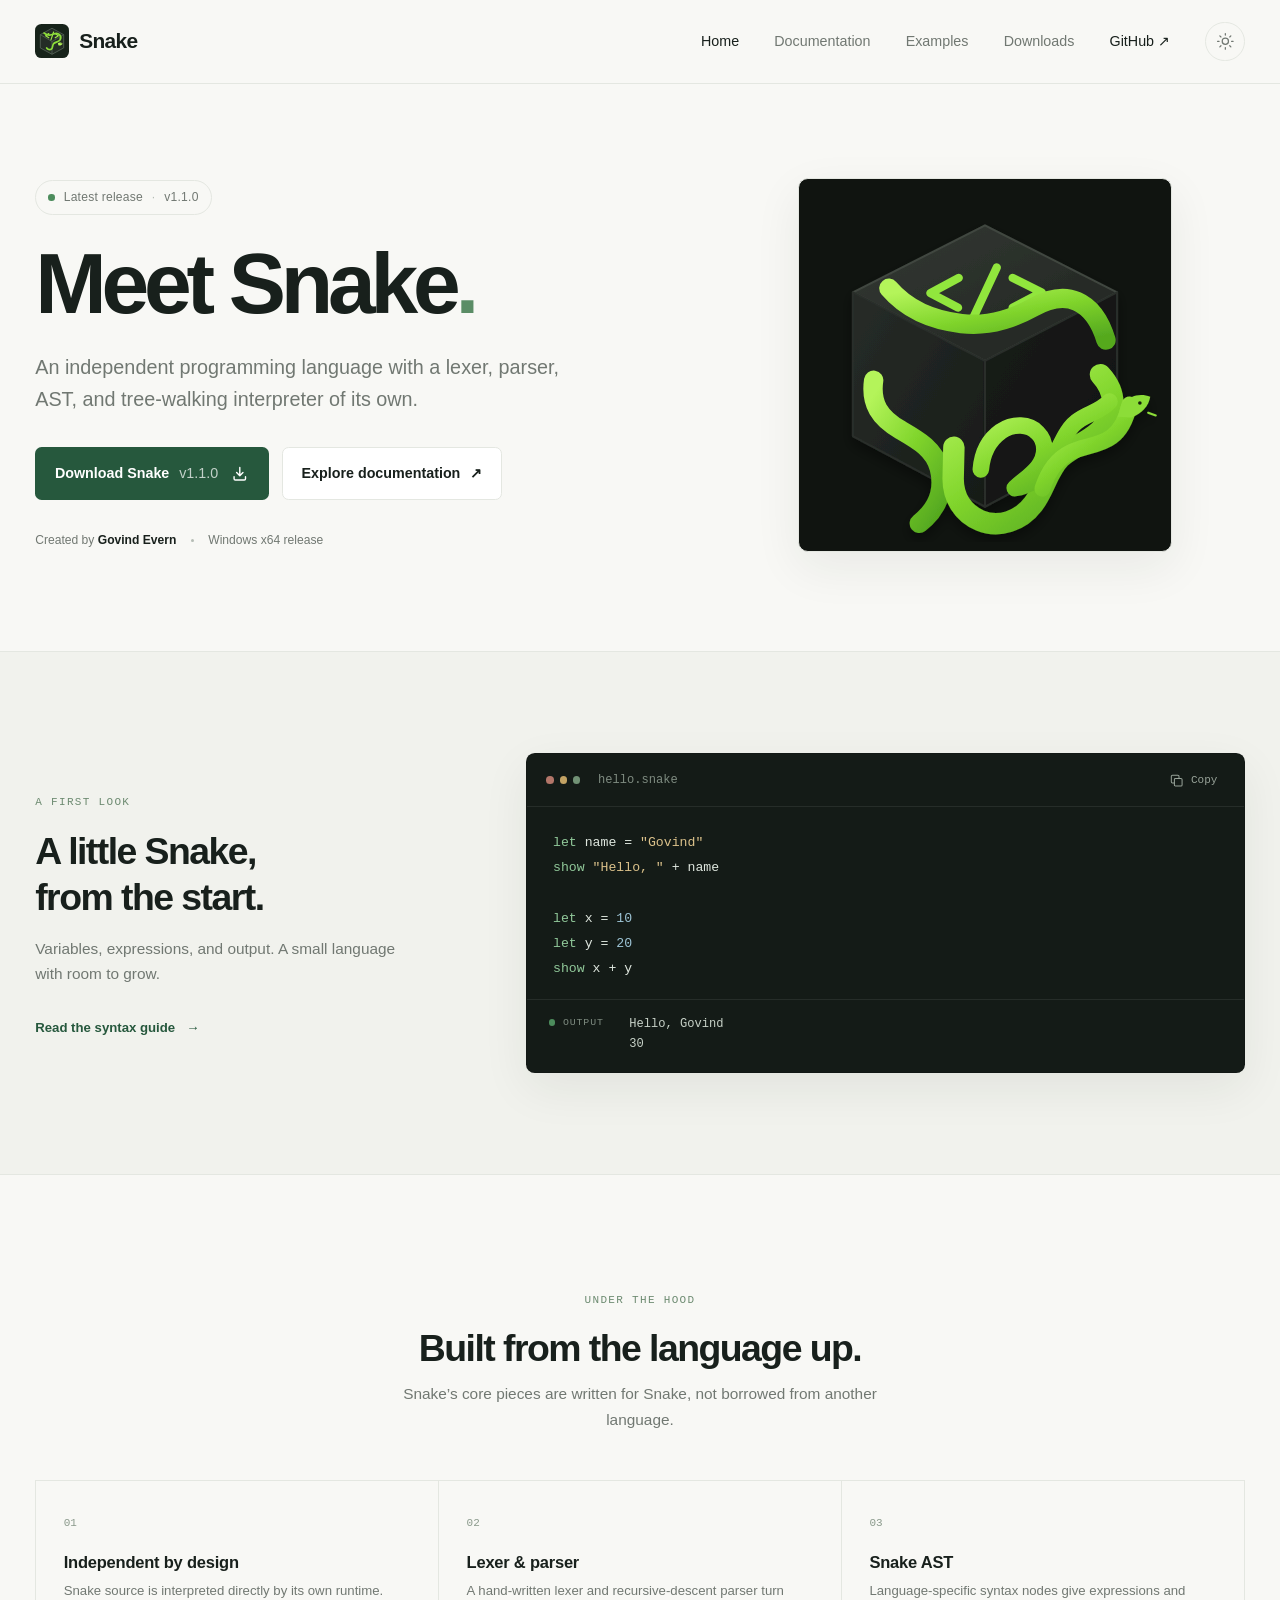
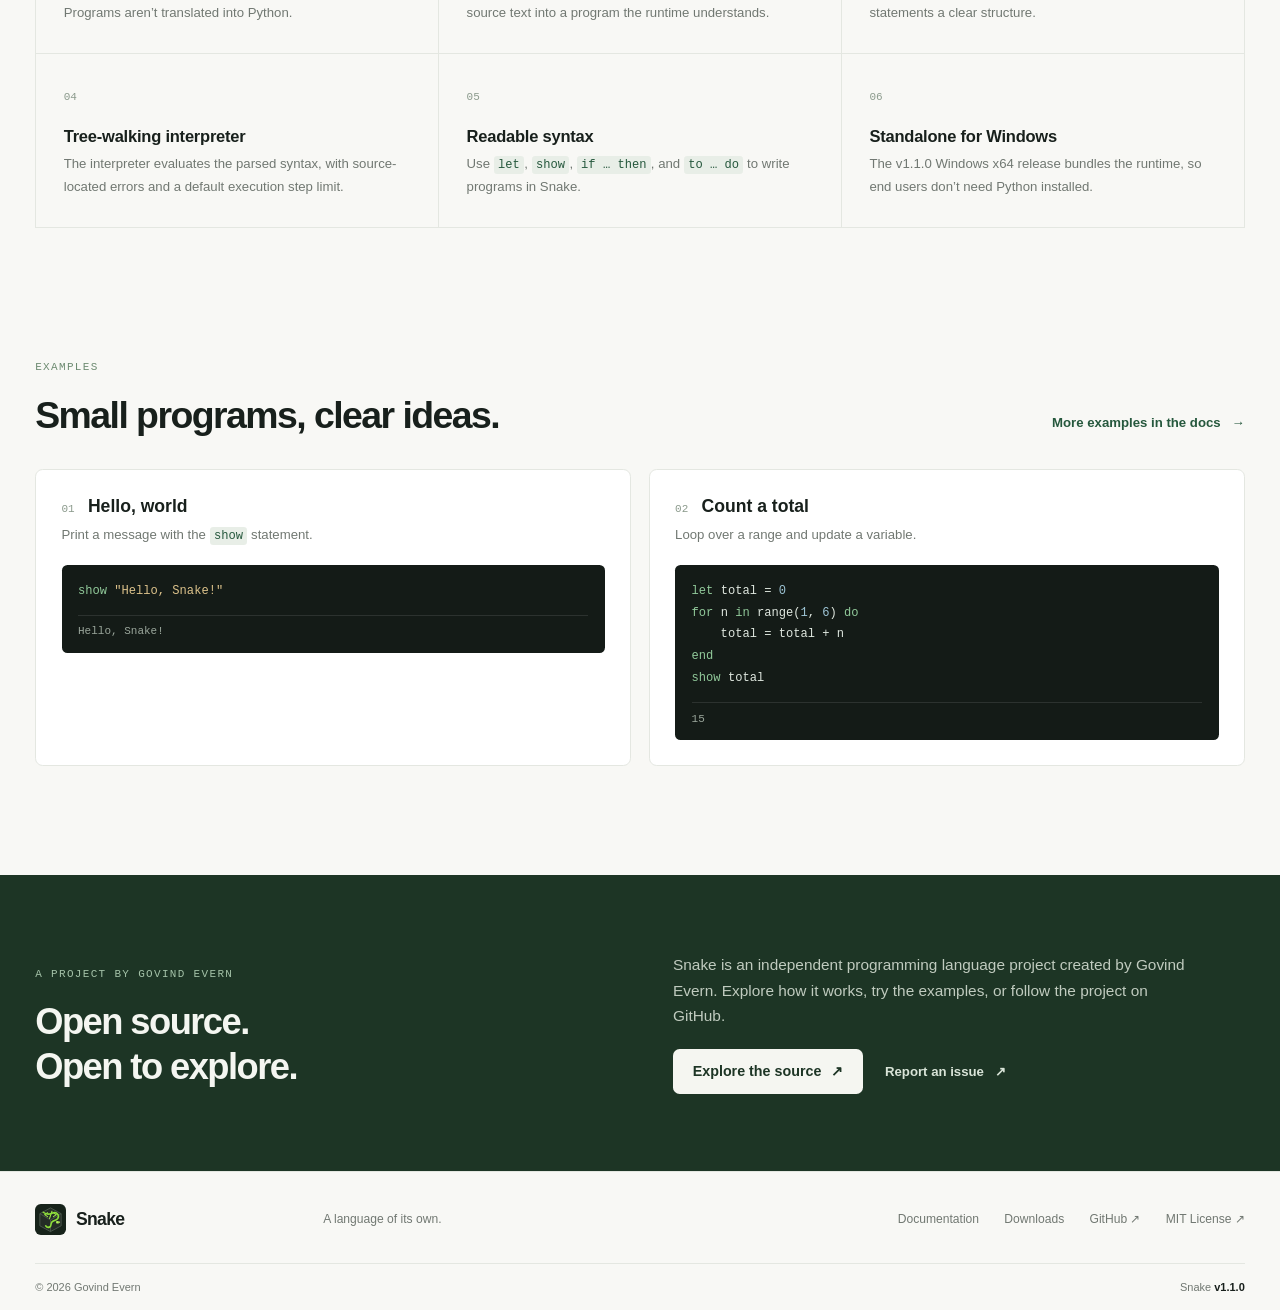
<file: index.html>
<!doctype html>
<html lang="en" data-theme="light">
<head>
  <meta charset="utf-8">
  <meta name="viewport" content="width=device-width, initial-scale=1">
  <meta name="theme-color" content="#f8f8f5">
  <meta name="description" content="Meet Snake: an independent programming language with its own lexer, parser, AST, and tree-walking interpreter.">
  <title>Snake — A language of its own.</title>
  <link rel="icon" href="snake-logo-mark.svg" type="image/svg+xml">
  <link rel="stylesheet" href="styles.css">
  <script src="app.js" defer></script>
</head>
<body>
  <a class="skip-link" href="#main">Skip to content</a>
  <header class="site-header">
    <nav class="nav wrap" aria-label="Main navigation">
      <a class="brand" href="index.html" aria-label="Snake home"><span class="brand-mark" aria-hidden="true"><img src="snake-logo-mark.svg" alt=""></span><span>Snake</span></a>
      <button class="menu-toggle" type="button" aria-expanded="false" aria-controls="primary-links" aria-label="Open navigation"><span></span><span></span></button>
      <div class="nav-links" id="primary-links">
        <a href="index.html" aria-current="page">Home</a><a href="docs.html">Documentation</a><a href="index.html#examples">Examples</a><a href="downloads.html">Downloads</a><a class="nav-github" href="https://github.com/govindevern/snake" target="_blank" rel="noreferrer">GitHub <span aria-hidden="true">↗</span></a>
        <button class="theme-toggle" type="button" aria-label="Switch to dark theme"><svg class="sun-icon" viewBox="0 0 24 24" aria-hidden="true"><circle cx="12" cy="12" r="4"/><path d="M12 2v2m0 16v2M4.93 4.93l1.42 1.42m11.3 11.3 1.42 1.42M2 12h2m16 0h2M4.93 19.07l1.42-1.42m11.3-11.3 1.42-1.42"/></svg><svg class="moon-icon" viewBox="0 0 24 24" aria-hidden="true"><path d="M20.8 15.5A8.7 8.7 0 0 1 8.5 3.2 8.8 8.8 0 1 0 20.8 15.5Z"/></svg><span class="sr-only">Toggle color theme</span></button>
      </div>
    </nav>
  </header>

  <main id="main">
    <section class="hero wrap" id="home">
      <div class="hero-copy">
        <div class="release-pill"><span class="status-dot"></span> Latest release <span class="pill-divider">·</span> v1.1.0</div>
        <h1>Meet Snake<span class="accent-period">.</span></h1>
        <p class="hero-lede">An independent programming language with a lexer, parser, AST, and tree-walking interpreter of its own.</p>
        <div class="hero-actions"><a class="button button-primary" href="downloads.html">Download Snake <span>v1.1.0</span><svg viewBox="0 0 20 20" aria-hidden="true"><path d="M10 2.8v9.4m0 0 3.6-3.6M10 12.2 6.4 8.6M3.5 13.3v2.3c0 .8.6 1.4 1.4 1.4h10.2c.8 0 1.4-.6 1.4-1.4v-2.3"/></svg></a><a class="button button-secondary" href="docs.html">Explore documentation <span aria-hidden="true">↗</span></a></div>
        <div class="hero-meta"><span>Created by <strong>Govind Evern</strong></span><span class="meta-sep"></span><span>Windows x64 release</span></div>
      </div>
      <div class="hero-symbol"><img src="snake-logo.svg" alt="Snake logo: a bright green snake winding around a dark code cube"></div>
    </section>

    <section class="section code-section" aria-labelledby="code-title">
      <div class="wrap showcase-grid">
        <div class="section-intro"><span class="eyebrow">A first look</span><h2 id="code-title">A little Snake,<br>from the start.</h2><p>Variables, expressions, and output. A small language with room to grow.</p><a class="text-link" href="docs.html#syntax">Read the syntax guide <span aria-hidden="true">→</span></a></div>
        <div class="code-card"><div class="code-top"><div class="window-dots"><i></i><i></i><i></i></div><span>hello.snake</span><button class="copy-button" type="button" data-copy="showcase-code"><svg viewBox="0 0 20 20" aria-hidden="true"><rect x="7" y="7" width="10" height="10" rx="1.5"/><path d="M13 7V4.5A1.5 1.5 0 0 0 11.5 3h-7A1.5 1.5 0 0 0 3 4.5v7A1.5 1.5 0 0 0 4.5 13H7"/></svg><span>Copy</span></button></div><pre class="code-block"><code id="showcase-code"><span class="kw">let</span> name = <span class="str">"Govind"</span>
<span class="kw">show</span> <span class="str">"Hello, "</span> + name

<span class="kw">let</span> x = <span class="num">10</span>
<span class="kw">let</span> y = <span class="num">20</span>
<span class="kw">show</span> x + y</code></pre><div class="output-preview"><span class="output-label"><span class="output-dot"></span> OUTPUT</span><code>Hello, Govind<br>30</code></div></div>
      </div>
    </section>

    <section class="section features-section" id="features"><div class="wrap"><div class="section-heading"><span class="eyebrow">Under the hood</span><h2>Built from the language up.</h2><p>Snake’s core pieces are written for Snake, not borrowed from another language.</p></div><div class="feature-grid">
      <article class="feature"><span class="feature-index">01</span><h3>Independent by design</h3><p>Snake source is interpreted directly by its own runtime. Programs aren’t translated into Python.</p></article>
      <article class="feature"><span class="feature-index">02</span><h3>Lexer &amp; parser</h3><p>A hand-written lexer and recursive-descent parser turn source text into a program the runtime understands.</p></article>
      <article class="feature"><span class="feature-index">03</span><h3>Snake AST</h3><p>Language-specific syntax nodes give expressions and statements a clear structure.</p></article>
      <article class="feature"><span class="feature-index">04</span><h3>Tree-walking interpreter</h3><p>The interpreter evaluates the parsed syntax, with source-located errors and a default execution step limit.</p></article>
      <article class="feature"><span class="feature-index">05</span><h3>Readable syntax</h3><p>Use <code>let</code>, <code>show</code>, <code>if … then</code>, and <code>to … do</code> to write programs in Snake.</p></article>
      <article class="feature"><span class="feature-index">06</span><h3>Standalone for Windows</h3><p>The v1.1.0 Windows x64 release bundles the runtime, so end users don’t need Python installed.</p></article>
    </div></div></section>

    <section class="section example-section" id="examples"><div class="wrap"><div class="section-heading section-heading-row"><div><span class="eyebrow">Examples</span><h2>Small programs, clear ideas.</h2></div><a class="text-link" href="docs.html#examples">More examples in the docs <span aria-hidden="true">→</span></a></div><div class="example-grid">
      <article class="example-card"><div class="example-head"><span class="example-number">01</span><h3>Hello, world</h3></div><p>Print a message with the <code>show</code> statement.</p><div class="mini-code"><pre><code><span class="kw">show</span> <span class="str">"Hello, Snake!"</span></code></pre><span class="mini-output">Hello, Snake!</span></div></article>
      <article class="example-card"><div class="example-head"><span class="example-number">02</span><h3>Count a total</h3></div><p>Loop over a range and update a variable.</p><div class="mini-code"><pre><code><span class="kw">let</span> total = <span class="num">0</span>
<span class="kw">for</span> n <span class="kw">in</span> range(<span class="num">1</span>, <span class="num">6</span>) <span class="kw">do</span>
    total = total + n
<span class="kw">end</span>
<span class="kw">show</span> total</code></pre><span class="mini-output">15</span></div></article>
    </div></div></section>

    <section class="about-section"><div class="wrap about-inner"><div><span class="eyebrow">A project by Govind Evern</span><h2>Open source.<br>Open to explore.</h2></div><div class="about-copy"><p>Snake is an independent programming language project created by Govind Evern. Explore how it works, try the examples, or follow the project on GitHub.</p><div class="about-links"><a class="button button-dark" href="https://github.com/govindevern/snake" target="_blank" rel="noreferrer">Explore the source <span aria-hidden="true">↗</span></a><a class="text-link" href="https://github.com/govindevern/snake/issues" target="_blank" rel="noreferrer">Report an issue <span aria-hidden="true">↗</span></a></div></div></div></section>
  </main>
  <footer class="site-footer"><div class="wrap footer-main"><a class="brand footer-brand" href="index.html"><span class="brand-mark" aria-hidden="true"><img src="snake-logo-mark.svg" alt=""></span><span>Snake</span></a><p>A language of its own.</p><div class="footer-links"><a href="docs.html">Documentation</a><a href="downloads.html">Downloads</a><a href="https://github.com/govindevern/snake" target="_blank" rel="noreferrer">GitHub ↗</a><a href="https://github.com/govindevern/snake/blob/v1.1.0/LICENSE" target="_blank" rel="noreferrer">MIT License ↗</a></div></div><div class="wrap footer-bottom"><span>© <span data-year>2026</span> Govind Evern</span><span>Snake <strong>v1.1.0</strong></span></div></footer>
</body>
</html>
</file>
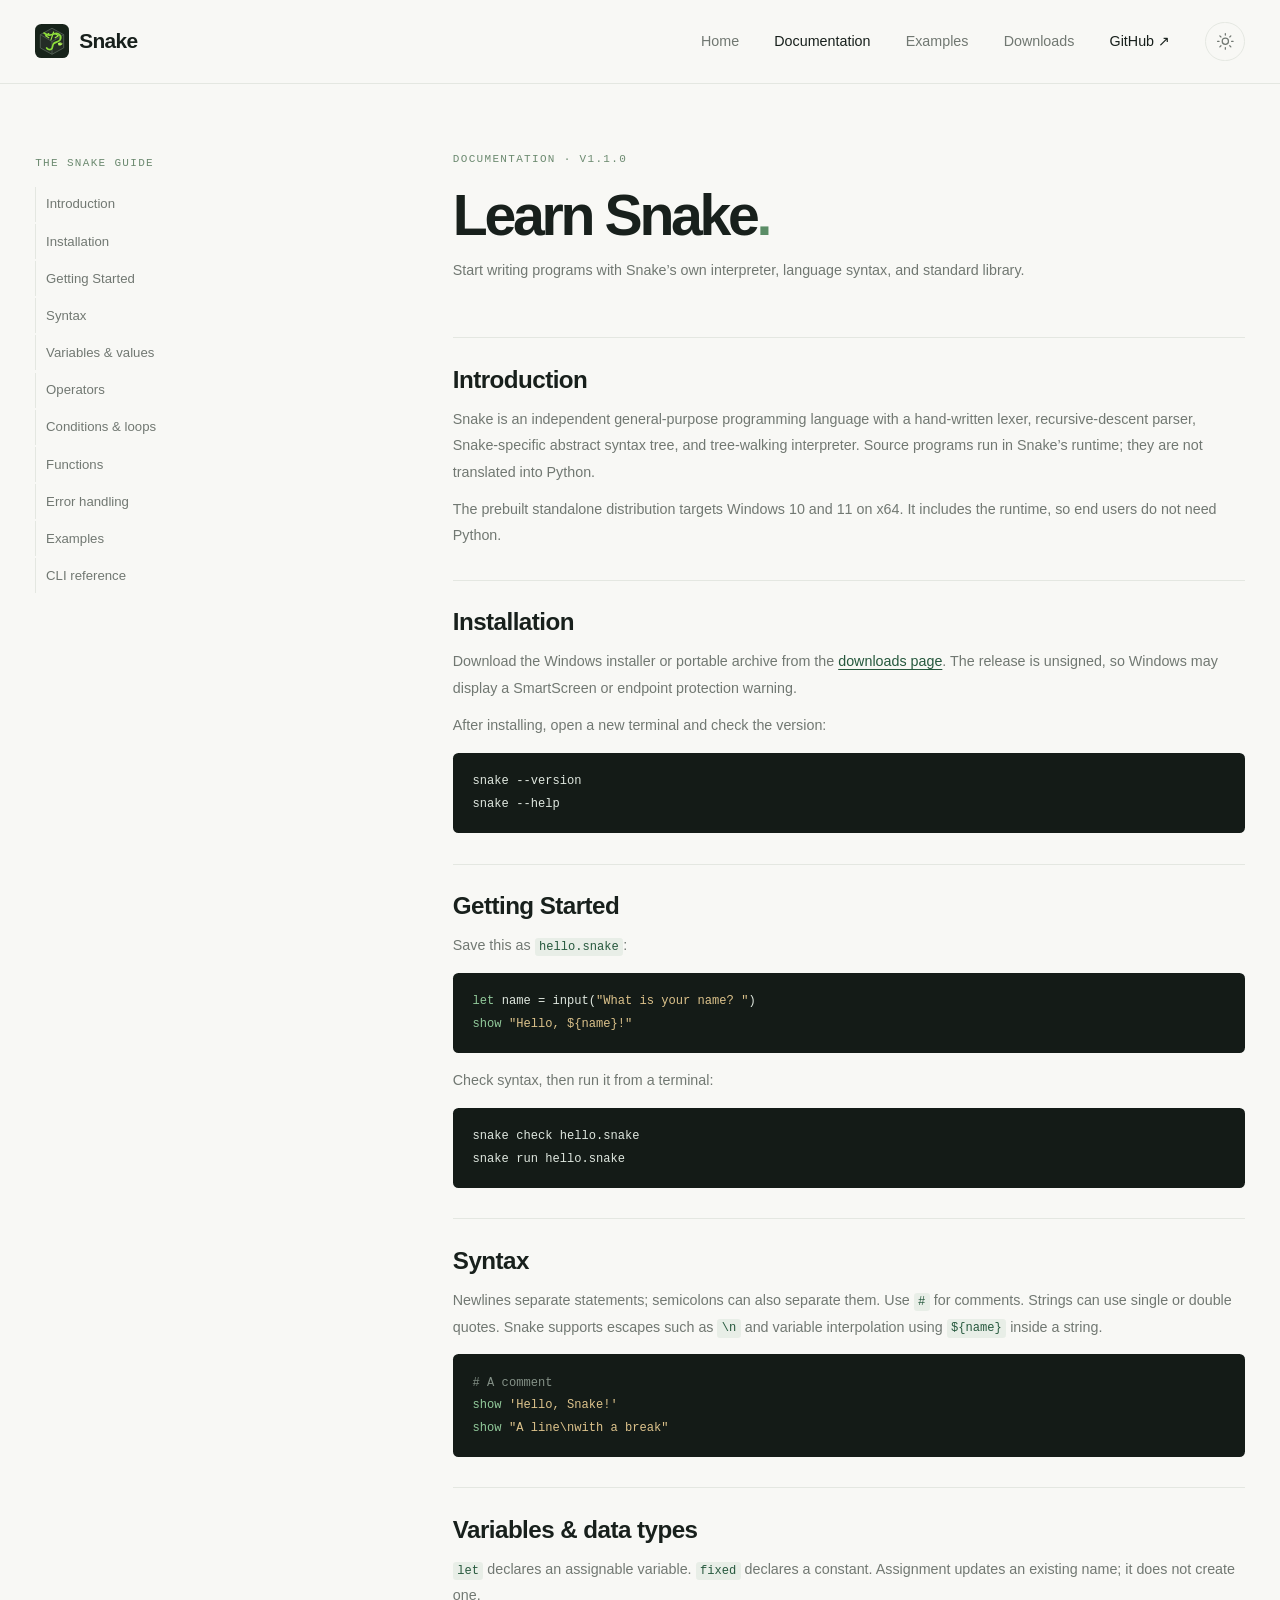
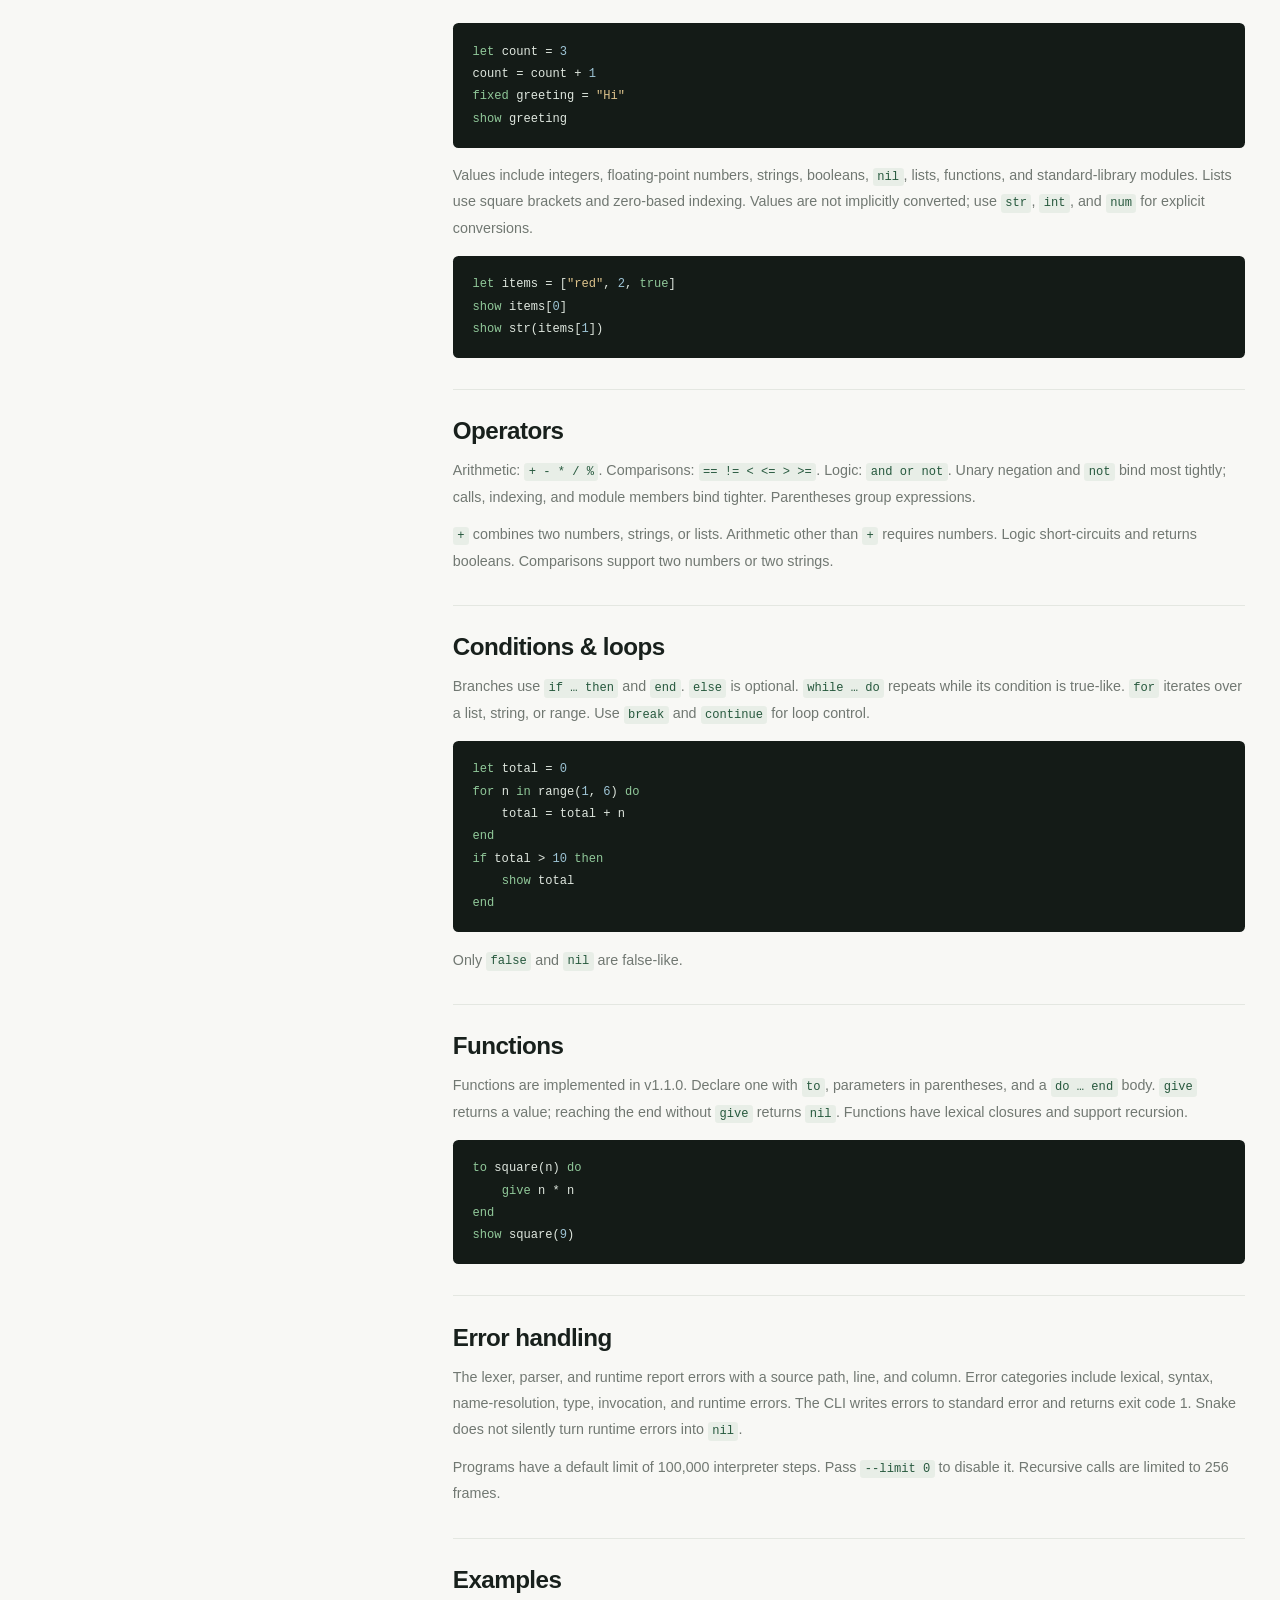
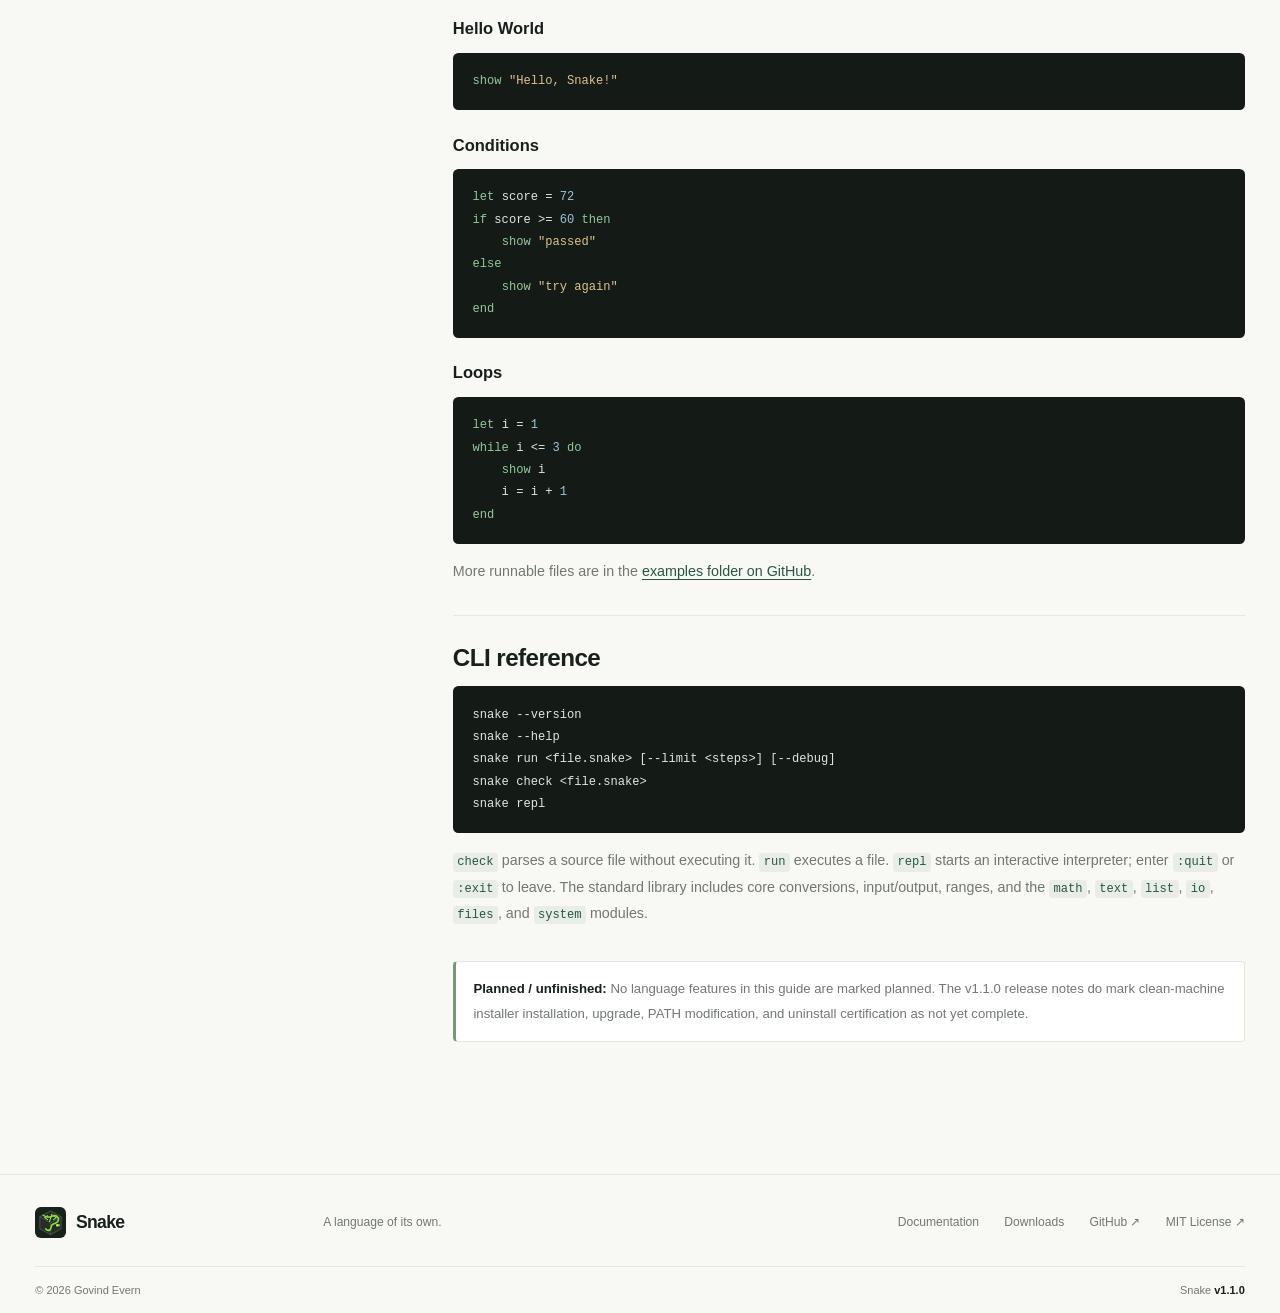
<file: docs.html>
<!doctype html>
<html lang="en" data-theme="light"><head><meta charset="utf-8"><meta name="viewport" content="width=device-width, initial-scale=1"><meta name="theme-color" content="#f8f8f5"><meta name="description" content="Learn Snake: installation, syntax, values, operators, control flow, functions, standard library, and CLI reference."><title>Documentation — Snake</title><link rel="icon" href="snake-logo-mark.svg" type="image/svg+xml"><link rel="stylesheet" href="styles.css"><script src="app.js" defer></script></head>
<body><a class="skip-link" href="#main">Skip to content</a><header class="site-header"><nav class="nav wrap" aria-label="Main navigation"><a class="brand" href="index.html"><span class="brand-mark" aria-hidden="true"><img src="snake-logo-mark.svg" alt=""></span><span>Snake</span></a><button class="menu-toggle" type="button" aria-expanded="false" aria-controls="primary-links" aria-label="Open navigation"><span></span><span></span></button><div class="nav-links" id="primary-links"><a href="index.html">Home</a><a href="docs.html" aria-current="page">Documentation</a><a href="index.html#examples">Examples</a><a href="downloads.html">Downloads</a><a class="nav-github" href="https://github.com/govindevern/snake" target="_blank" rel="noreferrer">GitHub <span aria-hidden="true">↗</span></a><button class="theme-toggle" type="button" aria-label="Switch to dark theme"><svg class="sun-icon" viewBox="0 0 24 24" aria-hidden="true"><circle cx="12" cy="12" r="4"/><path d="M12 2v2m0 16v2M4.93 4.93l1.42 1.42m11.3 11.3 1.42 1.42M2 12h2m16 0h2M4.93 19.07l1.42-1.42m11.3-11.3 1.42-1.42"/></svg><svg class="moon-icon" viewBox="0 0 24 24" aria-hidden="true"><path d="M20.8 15.5A8.7 8.7 0 0 1 8.5 3.2 8.8 8.8 0 1 0 20.8 15.5Z"/></svg><span class="sr-only">Toggle color theme</span></button></div></nav></header>
<main id="main" class="docs-layout wrap"><aside class="docs-sidebar"><span class="eyebrow">The Snake guide</span><a href="#introduction">Introduction</a><a href="#installation">Installation</a><a href="#getting-started">Getting Started</a><a href="#syntax">Syntax</a><a href="#variables">Variables &amp; values</a><a href="#operators">Operators</a><a href="#conditions">Conditions &amp; loops</a><a href="#functions">Functions</a><a href="#errors">Error handling</a><a href="#examples">Examples</a><a href="#cli">CLI reference</a></aside><article class="docs-content"><div class="docs-title"><span class="eyebrow">Documentation · v1.1.0</span><h1>Learn Snake<span class="accent-period">.</span></h1><p>Start writing programs with Snake’s own interpreter, language syntax, and standard library.</p></div>
<section id="introduction"><h2>Introduction</h2><p>Snake is an independent general-purpose programming language with a hand-written lexer, recursive-descent parser, Snake-specific abstract syntax tree, and tree-walking interpreter. Source programs run in Snake’s runtime; they are not translated into Python.</p><p>The prebuilt standalone distribution targets Windows 10 and 11 on x64. It includes the runtime, so end users do not need Python.</p></section>
<section id="installation"><h2>Installation</h2><p>Download the Windows installer or portable archive from the <a href="downloads.html">downloads page</a>. The release is unsigned, so Windows may display a SmartScreen or endpoint protection warning.</p><p>After installing, open a new terminal and check the version:</p><pre class="docs-code"><code>snake --version
snake --help</code></pre></section>
<section id="getting-started"><h2>Getting Started</h2><p>Save this as <code>hello.snake</code>:</p><pre class="docs-code"><code><span class="kw">let</span> name = input(<span class="str">"What is your name? "</span>)
<span class="kw">show</span> <span class="str">"Hello, ${name}!"</span></code></pre><p>Check syntax, then run it from a terminal:</p><pre class="docs-code"><code>snake check hello.snake
snake run hello.snake</code></pre></section>
<section id="syntax"><h2>Syntax</h2><p>Newlines separate statements; semicolons can also separate them. Use <code>#</code> for comments. Strings can use single or double quotes. Snake supports escapes such as <code>\n</code> and variable interpolation using <code>${name}</code> inside a string.</p><pre class="docs-code"><code><span class="comment"># A comment</span>
<span class="kw">show</span> <span class="str">'Hello, Snake!'</span>
<span class="kw">show</span> <span class="str">"A line\nwith a break"</span></code></pre></section>
<section id="variables"><h2>Variables &amp; data types</h2><p><code>let</code> declares an assignable variable. <code>fixed</code> declares a constant. Assignment updates an existing name; it does not create one.</p><pre class="docs-code"><code><span class="kw">let</span> count = <span class="num">3</span>
count = count + <span class="num">1</span>
<span class="kw">fixed</span> greeting = <span class="str">"Hi"</span>
<span class="kw">show</span> greeting</code></pre><p>Values include integers, floating-point numbers, strings, booleans, <code>nil</code>, lists, functions, and standard-library modules. Lists use square brackets and zero-based indexing. Values are not implicitly converted; use <code>str</code>, <code>int</code>, and <code>num</code> for explicit conversions.</p><pre class="docs-code"><code><span class="kw">let</span> items = [<span class="str">"red"</span>, <span class="num">2</span>, <span class="kw">true</span>]
<span class="kw">show</span> items[<span class="num">0</span>]
<span class="kw">show</span> str(items[<span class="num">1</span>])</code></pre></section>
<section id="operators"><h2>Operators</h2><p>Arithmetic: <code>+ - * / %</code>. Comparisons: <code>== != &lt; &lt;= &gt; &gt;=</code>. Logic: <code>and or not</code>. Unary negation and <code>not</code> bind most tightly; calls, indexing, and module members bind tighter. Parentheses group expressions.</p><p><code>+</code> combines two numbers, strings, or lists. Arithmetic other than <code>+</code> requires numbers. Logic short-circuits and returns booleans. Comparisons support two numbers or two strings.</p></section>
<section id="conditions"><h2>Conditions &amp; loops</h2><p>Branches use <code>if … then</code> and <code>end</code>. <code>else</code> is optional. <code>while … do</code> repeats while its condition is true-like. <code>for</code> iterates over a list, string, or range. Use <code>break</code> and <code>continue</code> for loop control.</p><pre class="docs-code"><code><span class="kw">let</span> total = <span class="num">0</span>
<span class="kw">for</span> n <span class="kw">in</span> range(<span class="num">1</span>, <span class="num">6</span>) <span class="kw">do</span>
    total = total + n
<span class="kw">end</span>
<span class="kw">if</span> total &gt; <span class="num">10</span> <span class="kw">then</span>
    <span class="kw">show</span> total
<span class="kw">end</span></code></pre><p>Only <code>false</code> and <code>nil</code> are false-like.</p></section>
<section id="functions"><h2>Functions</h2><p>Functions are implemented in v1.1.0. Declare one with <code>to</code>, parameters in parentheses, and a <code>do … end</code> body. <code>give</code> returns a value; reaching the end without <code>give</code> returns <code>nil</code>. Functions have lexical closures and support recursion.</p><pre class="docs-code"><code><span class="kw">to</span> square(n) <span class="kw">do</span>
    <span class="kw">give</span> n * n
<span class="kw">end</span>
<span class="kw">show</span> square(<span class="num">9</span>)</code></pre></section>
<section id="errors"><h2>Error handling</h2><p>The lexer, parser, and runtime report errors with a source path, line, and column. Error categories include lexical, syntax, name-resolution, type, invocation, and runtime errors. The CLI writes errors to standard error and returns exit code 1. Snake does not silently turn runtime errors into <code>nil</code>.</p><p>Programs have a default limit of 100,000 interpreter steps. Pass <code>--limit 0</code> to disable it. Recursive calls are limited to 256 frames.</p></section>
<section id="examples"><h2>Examples</h2><h3>Hello World</h3><pre class="docs-code"><code><span class="kw">show</span> <span class="str">"Hello, Snake!"</span></code></pre><h3>Conditions</h3><pre class="docs-code"><code><span class="kw">let</span> score = <span class="num">72</span>
<span class="kw">if</span> score &gt;= <span class="num">60</span> <span class="kw">then</span>
    <span class="kw">show</span> <span class="str">"passed"</span>
<span class="kw">else</span>
    <span class="kw">show</span> <span class="str">"try again"</span>
<span class="kw">end</span></code></pre><h3>Loops</h3><pre class="docs-code"><code><span class="kw">let</span> i = <span class="num">1</span>
<span class="kw">while</span> i &lt;= <span class="num">3</span> <span class="kw">do</span>
    <span class="kw">show</span> i
    i = i + <span class="num">1</span>
<span class="kw">end</span></code></pre><p>More runnable files are in the <a href="https://github.com/govindevern/snake/tree/v1.1.0/examples" target="_blank" rel="noreferrer">examples folder on GitHub</a>.</p></section>
<section id="cli"><h2>CLI reference</h2><pre class="docs-code"><code>snake --version
snake --help
snake run &lt;file.snake&gt; [--limit &lt;steps&gt;] [--debug]
snake check &lt;file.snake&gt;
snake repl</code></pre><p><code>check</code> parses a source file without executing it. <code>run</code> executes a file. <code>repl</code> starts an interactive interpreter; enter <code>:quit</code> or <code>:exit</code> to leave. The standard library includes core conversions, input/output, ranges, and the <code>math</code>, <code>text</code>, <code>list</code>, <code>io</code>, <code>files</code>, and <code>system</code> modules.</p></section>
<p class="docs-note"><strong>Planned / unfinished:</strong> No language features in this guide are marked planned. The v1.1.0 release notes do mark clean-machine installer installation, upgrade, PATH modification, and uninstall certification as not yet complete.</p>
</article></main><footer class="site-footer"><div class="wrap footer-main"><a class="brand footer-brand" href="index.html"><span class="brand-mark" aria-hidden="true"><img src="snake-logo-mark.svg" alt=""></span><span>Snake</span></a><p>A language of its own.</p><div class="footer-links"><a href="docs.html">Documentation</a><a href="downloads.html">Downloads</a><a href="https://github.com/govindevern/snake" target="_blank" rel="noreferrer">GitHub ↗</a><a href="https://github.com/govindevern/snake/blob/v1.1.0/LICENSE" target="_blank" rel="noreferrer">MIT License ↗</a></div></div><div class="wrap footer-bottom"><span>© <span data-year>2026</span> Govind Evern</span><span>Snake <strong>v1.1.0</strong></span></div></footer></body></html>
</file>
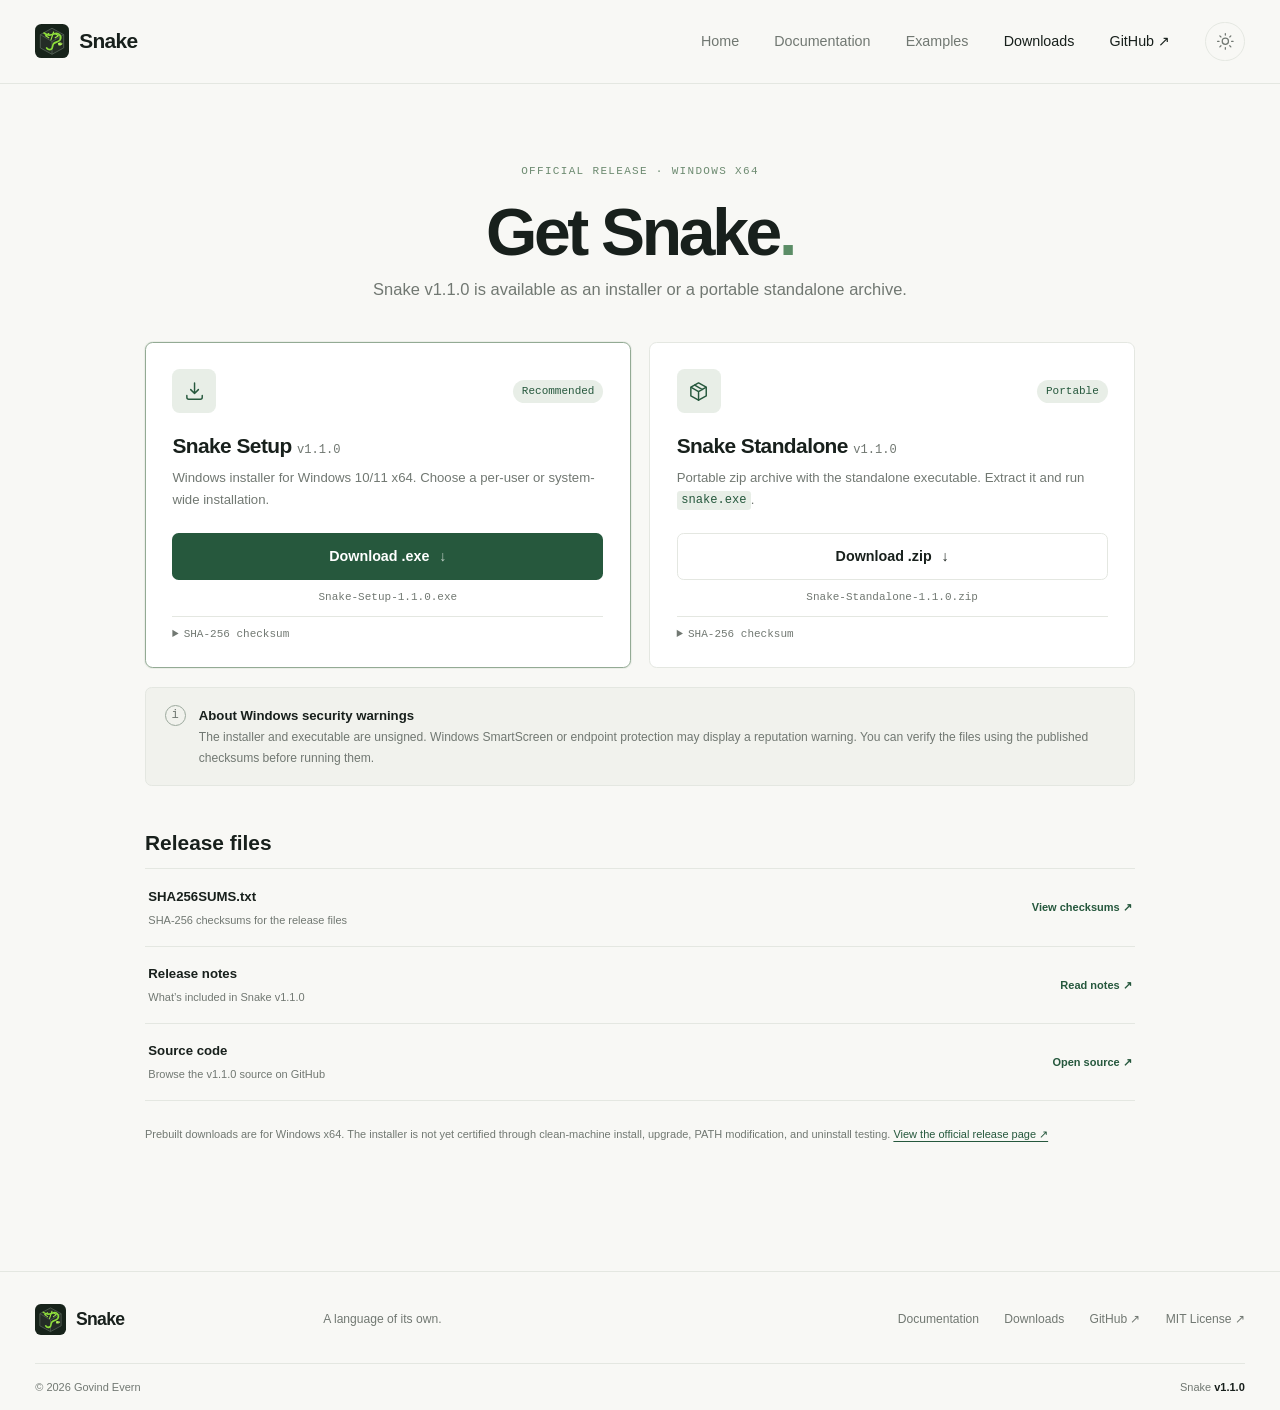
<file: downloads.html>
<!doctype html>
<html lang="en" data-theme="light"><head><meta charset="utf-8"><meta name="viewport" content="width=device-width, initial-scale=1"><meta name="theme-color" content="#f8f8f5"><meta name="description" content="Download Snake v1.1.0 for Windows x64. Installer, standalone archive, SHA-256 checksums, and release notes."><title>Downloads — Snake v1.1.0</title><link rel="icon" href="snake-logo-mark.svg" type="image/svg+xml"><link rel="stylesheet" href="styles.css"><script src="app.js" defer></script></head>
<body><a class="skip-link" href="#main">Skip to content</a><header class="site-header"><nav class="nav wrap" aria-label="Main navigation"><a class="brand" href="index.html"><span class="brand-mark" aria-hidden="true"><img src="snake-logo-mark.svg" alt=""></span><span>Snake</span></a><button class="menu-toggle" type="button" aria-expanded="false" aria-controls="primary-links" aria-label="Open navigation"><span></span><span></span></button><div class="nav-links" id="primary-links"><a href="index.html">Home</a><a href="docs.html">Documentation</a><a href="index.html#examples">Examples</a><a href="downloads.html" aria-current="page">Downloads</a><a class="nav-github" href="https://github.com/govindevern/snake" target="_blank" rel="noreferrer">GitHub <span aria-hidden="true">↗</span></a><button class="theme-toggle" type="button" aria-label="Switch to dark theme"><svg class="sun-icon" viewBox="0 0 24 24" aria-hidden="true"><circle cx="12" cy="12" r="4"/><path d="M12 2v2m0 16v2M4.93 4.93l1.42 1.42m11.3 11.3 1.42 1.42M2 12h2m16 0h2M4.93 19.07l1.42-1.42m11.3-11.3 1.42-1.42"/></svg><svg class="moon-icon" viewBox="0 0 24 24" aria-hidden="true"><path d="M20.8 15.5A8.7 8.7 0 0 1 8.5 3.2 8.8 8.8 0 1 0 20.8 15.5Z"/></svg><span class="sr-only">Toggle color theme</span></button></div></nav></header>
<main id="main" class="download-page wrap"><div class="docs-title"><span class="eyebrow">Official release · Windows x64</span><h1>Get Snake<span class="accent-period">.</span></h1><p>Snake v1.1.0 is available as an installer or a portable standalone archive.</p></div><div class="download-cards"><article class="download-card download-featured"><div class="download-card-top"><span class="download-icon"><svg viewBox="0 0 24 24" aria-hidden="true"><path d="M12 3v11m0 0 4-4m-4 4-4-4m-4 6v2a2 2 0 0 0 2 2h12a2 2 0 0 0 2-2v-2"/></svg></span><span class="download-tag">Recommended</span></div><h2>Snake Setup <span>v1.1.0</span></h2><p>Windows installer for Windows 10/11 x64. Choose a per-user or system-wide installation.</p><a class="button button-primary download-button" href="https://github.com/govindevern/snake/releases/download/v1.1.0/Snake-Setup-1.1.0.exe">Download .exe <span aria-hidden="true">↓</span></a><span class="file-meta">Snake-Setup-1.1.0.exe</span><details class="checksum"><summary>SHA-256 checksum</summary><code>a30beb3f2971476bccc9ec17bd16e9290ba38de77ae257c676d04ca767c07c18</code></details></article><article class="download-card"><div class="download-card-top"><span class="download-icon"><svg viewBox="0 0 24 24" aria-hidden="true"><path d="M4 7.5 12 3l8 4.5v9L12 21l-8-4.5v-9Z"/><path d="m4.4 7.7 7.6 4.4 7.6-4.4M12 21v-8.9M8 5.3l8 4.6"/></svg></span><span class="download-tag">Portable</span></div><h2>Snake Standalone <span>v1.1.0</span></h2><p>Portable zip archive with the standalone executable. Extract it and run <code>snake.exe</code>.</p><a class="button button-secondary download-button" href="https://github.com/govindevern/snake/releases/download/v1.1.0/Snake-Standalone-1.1.0.zip">Download .zip <span aria-hidden="true">↓</span></a><span class="file-meta">Snake-Standalone-1.1.0.zip</span><details class="checksum"><summary>SHA-256 checksum</summary><code>712c474c29be74fb775f8327f200ff2312cbb2c802932f076e538b13bddf6e81</code></details></article></div>
<aside class="security-note"><span class="security-symbol" aria-hidden="true">i</span><p><strong>About Windows security warnings</strong><br>The installer and executable are unsigned. Windows SmartScreen or endpoint protection may display a reputation warning. You can verify the files using the published checksums before running them.</p></aside>
<section class="release-details"><h2>Release files</h2><a class="release-row" href="https://github.com/govindevern/snake/releases/download/v1.1.0/SHA256SUMS.txt"><span><strong>SHA256SUMS.txt</strong><small>SHA-256 checksums for the release files</small></span><span class="row-action">View checksums ↗</span></a><a class="release-row" href="https://github.com/govindevern/snake/blob/v1.1.0/RELEASE_NOTES.md"><span><strong>Release notes</strong><small>What’s included in Snake v1.1.0</small></span><span class="row-action">Read notes ↗</span></a><a class="release-row" href="https://github.com/govindevern/snake/tree/v1.1.0"><span><strong>Source code</strong><small>Browse the v1.1.0 source on GitHub</small></span><span class="row-action">Open source ↗</span></a></section><p class="download-footnote">Prebuilt downloads are for Windows x64. The installer is not yet certified through clean-machine install, upgrade, PATH modification, and uninstall testing. <a href="https://github.com/govindevern/snake/releases/tag/v1.1.0">View the official release page ↗</a></p></main>
<footer class="site-footer"><div class="wrap footer-main"><a class="brand footer-brand" href="index.html"><span class="brand-mark" aria-hidden="true"><img src="snake-logo-mark.svg" alt=""></span><span>Snake</span></a><p>A language of its own.</p><div class="footer-links"><a href="docs.html">Documentation</a><a href="downloads.html">Downloads</a><a href="https://github.com/govindevern/snake" target="_blank" rel="noreferrer">GitHub ↗</a><a href="https://github.com/govindevern/snake/blob/v1.1.0/LICENSE" target="_blank" rel="noreferrer">MIT License ↗</a></div></div><div class="wrap footer-bottom"><span>© <span data-year>2026</span> Govind Evern</span><span>Snake <strong>v1.1.0</strong></span></div></footer></body></html>
</file>
<file: styles.css>
:root{color-scheme:light;--bg:#f8f8f5;--surface:#fff;--surface-2:#f1f2ed;--ink:#18201c;--muted:#717872;--line:#e4e7e1;--green:#26583d;--green-strong:#1c4931;--green-soft:#e8eee7;--code:#141b17;--code-ink:#dfe7df;--code-muted:#7e8b80;--shadow:0 14px 44px rgba(27,44,33,.07);--wrap:1120px;--sans:'Segoe UI',Arial,sans-serif;--display:'Segoe UI Variable','Segoe UI',Arial,sans-serif;--mono:Consolas,'Courier New',monospace}
html[data-theme="dark"]{color-scheme:dark;--bg:#121713;--surface:#191f1a;--surface-2:#202922;--ink:#edf1eb;--muted:#a0aaa1;--line:#2c352e;--green:#9fc3a6;--green-strong:#b8d7bd;--green-soft:#26352b;--code:#0d120e;--code-ink:#dfe7df;--code-muted:#819084;--shadow:0 14px 44px rgba(0,0,0,.18)}
html[data-theme="dark"] .sun-icon{display:none}html[data-theme="dark"] .moon-icon{display:block}
*{box-sizing:border-box}html{scroll-behavior:smooth;scroll-padding-top:95px}body{margin:0;background:var(--bg);color:var(--ink);font-family:var(--sans);font-size:15px;line-height:1.65;-webkit-font-smoothing:antialiased}a{color:inherit;text-decoration:none}button{font:inherit;color:inherit}.wrap{width:min(var(--wrap),calc(100% - 64px));margin-inline:auto}.sr-only{position:absolute;width:1px;height:1px;padding:0;margin:-1px;overflow:hidden;clip:rect(0,0,0,0);white-space:nowrap;border:0}.skip-link{position:fixed;z-index:100;top:8px;left:8px;padding:10px 14px;background:var(--ink);color:var(--bg);transform:translateY(-150%)}.skip-link:focus{transform:none}:focus-visible{outline:3px solid #73a881;outline-offset:3px;border-radius:4px}
.site-header{height:76px;border-bottom:1px solid var(--line);background:color-mix(in srgb,var(--bg) 94%,transparent);position:sticky;top:0;z-index:20;backdrop-filter:blur(14px)}.nav{height:100%;display:flex;align-items:center;justify-content:space-between}.brand{display:inline-flex;align-items:center;gap:9px;font:800 19px var(--display);letter-spacing:-.6px}.brand-mark{width:31px;height:31px;background:var(--green);border-radius:9px;display:grid;place-items:center}.brand-mark svg{width:25px;height:25px;fill:var(--bg)}.nav-links{display:flex;align-items:center;gap:32px;font-size:13px;font-weight:500;color:var(--muted)}.nav-links>a{transition:color .18s}.nav-links>a:hover,.nav-links>a[aria-current="page"]{color:var(--ink)}.nav-github{color:var(--ink)!important}.theme-toggle,.menu-toggle{border:0;background:transparent;cursor:pointer}.theme-toggle{width:36px;height:36px;border:1px solid var(--line);border-radius:50%;display:grid;place-items:center}.theme-toggle svg{width:17px;height:17px;fill:none;stroke:currentColor;stroke-width:1.6;stroke-linecap:round;stroke-linejoin:round}.moon-icon{display:none}.menu-toggle{display:none}
.hero{min-height:516px;display:grid;grid-template-columns:1.1fr .9fr;align-items:center;gap:50px;padding-block:73px 77px}.release-pill{display:inline-flex;align-items:center;gap:8px;padding:6px 11px;border:1px solid var(--line);border-radius:30px;color:var(--muted);font-size:11px;letter-spacing:.02em}.status-dot,.output-dot{width:6px;height:6px;border-radius:50%;background:#4c8c5c}.pill-divider{color:#b5bcb5}.hero h1,.docs-title h1,.not-found h1{font:700 clamp(52px,7vw,78px)/1.07 var(--display);letter-spacing:-4.7px;margin:21px 0 19px}.accent-period{color:#5b8d66}.hero-lede{max-width:500px;color:var(--muted);font-size:18px;line-height:1.65;margin:0}.hero-actions{display:flex;align-items:center;gap:12px;margin-top:28px;flex-wrap:wrap}.button{height:48px;display:inline-flex;align-items:center;justify-content:center;gap:9px;padding:0 17px;border:1px solid transparent;border-radius:6px;font-size:13px;font-weight:600;transition:background .16s,border-color .16s,transform .16s}.button:hover{transform:translateY(-1px)}.button-primary{background:var(--green);color:#fff}.button-primary:hover{background:var(--green-strong)}.button-primary>span{opacity:.72;font-weight:500}.button-primary svg{width:16px;height:16px;fill:none;stroke:currentColor;stroke-width:1.6;stroke-linecap:round;stroke-linejoin:round;margin-left:3px}.button-secondary{background:var(--surface);border-color:var(--line);color:var(--ink)}.button-secondary:hover{border-color:#b6c2b5}.hero-meta{margin-top:28px;display:flex;align-items:center;gap:13px;color:var(--muted);font-size:11px}.hero-meta strong{color:var(--ink);font-weight:600}.meta-sep{height:3px;width:3px;border-radius:50%;background:#b5bcb5}.hero-symbol{height:345px;position:relative;display:grid;place-items:center}.symbol-grid{position:absolute;inset:14px 34px 42px;background-image:linear-gradient(var(--line) 1px,transparent 1px),linear-gradient(90deg,var(--line) 1px,transparent 1px);background-size:35px 35px;mask-image:radial-gradient(ellipse at center,black 18%,transparent 74%);opacity:.6}.hero-symbol>svg{width:185px;fill:var(--green);position:relative}.symbol-caption{position:absolute;bottom:16px;color:var(--muted);font:11px var(--mono);letter-spacing:.04em}
.section{padding-block:92px}.code-section{border-block:1px solid var(--line);background:var(--surface-2)}.showcase-grid{display:grid;grid-template-columns:.73fr 1.27fr;align-items:center;gap:70px}.eyebrow{font:500 10px var(--mono);letter-spacing:.12em;text-transform:uppercase;color:#6c8a70}.section-intro h2,.section-heading h2,.about-inner h2{font:650 34px/1.22 var(--display);letter-spacing:-1.4px;margin:14px 0}.section-intro p,.section-heading>p{color:var(--muted);font-size:14px;max-width:340px}.text-link{font-weight:600;font-size:12px;color:var(--green);display:inline-flex;gap:10px;align-items:center;margin-top:14px}.text-link:hover{color:var(--green-strong)}.code-card{background:var(--code);border:1px solid rgba(0,0,0,.1);border-radius:8px;overflow:hidden;box-shadow:var(--shadow);color:var(--code-ink)}.code-top{height:48px;display:flex;align-items:center;padding:0 18px;border-bottom:1px solid rgba(255,255,255,.08);gap:16px;font:11px var(--mono);color:var(--code-muted)}.window-dots{display:flex;gap:5px}.window-dots i{width:7px;height:7px;border-radius:50%;background:#424a43}.window-dots i:first-child{background:#b37669}.window-dots i:nth-child(2){background:#c3a364}.window-dots i:nth-child(3){background:#719275}.copy-button{margin-left:auto;display:flex;align-items:center;gap:6px;background:transparent;border:0;color:#98a399;font:10px var(--mono);cursor:pointer;padding:6px}.copy-button:hover{color:white}.copy-button svg{width:14px;height:14px;fill:none;stroke:currentColor;stroke-width:1.3;stroke-linecap:round;stroke-linejoin:round}.code-block{padding:21px 24px 17px;margin:0;overflow:auto;font:12px/1.9 var(--mono);color:var(--code-ink);tab-size:4}.kw{color:#91c99a}.str{color:#dcc28b}.num{color:#9dc4d5}.comment{color:#849187}.output-preview{border-top:1px solid rgba(255,255,255,.08);padding:12px 20px 16px;display:flex;gap:23px;align-items:flex-start}.output-label{font:9px var(--mono);letter-spacing:.09em;color:#7e8b80;display:flex;align-items:center;gap:7px;padding-top:3px}.output-preview>code{font:11px/1.7 var(--mono);color:#c7d1c7}
.features-section{padding-block:99px 101px}.section-heading{text-align:center;margin-bottom:43px}.section-heading h2{margin:13px 0 9px}.section-heading>p{max-width:450px;margin:0 auto}.feature-grid{display:grid;grid-template-columns:repeat(3,1fr);border-top:1px solid var(--line);border-left:1px solid var(--line)}.feature{padding:24px 25px 23px;min-height:158px;border-right:1px solid var(--line);border-bottom:1px solid var(--line)}.feature-index,.example-number{font:10px var(--mono);color:#8b9a8c}.feature h3{font:650 15px var(--display);letter-spacing:-.2px;margin:17px 0 7px}.feature p,.example-card>p{font-size:12px;line-height:1.7;color:var(--muted);margin:0}.feature p code,.example-card p code,.docs-content p code,.download-card p code{font:11px var(--mono);color:var(--green);background:var(--green-soft);padding:2px 4px;border-radius:3px}.mini-code pre>code,.docs-code>code,.code-block>code{background:none;color:inherit;padding:0;border-radius:0;font:inherit}.example-section{padding-top:11px;padding-bottom:99px}.section-heading-row{display:flex;align-items:end;justify-content:space-between;text-align:left;margin-bottom:28px}.section-heading-row h2{margin-bottom:0}.section-heading-row>.text-link{margin:0 0 4px}.example-grid{display:grid;grid-template-columns:1fr 1fr;gap:16px}.example-card{padding:23px;background:var(--surface);border:1px solid var(--line);border-radius:7px}.example-head{display:flex;align-items:baseline;gap:12px}.example-head h3{font:650 16px var(--display);margin:0}.example-card>p{margin:7px 0 17px}.mini-code{background:var(--code);border-radius:5px;padding:14px 15px;min-height:72px}.mini-code pre{margin:0;overflow:auto;color:var(--code-ink);font:11px/1.8 var(--mono)}.mini-output{display:block;border-top:1px solid rgba(255,255,255,.1);margin-top:11px;padding-top:9px;color:#9ba79c;font:10px var(--mono)}
.about-section{background:#1d3525;color:#f4f6f1;padding-block:70px}.about-inner{display:grid;grid-template-columns:1fr 1fr;align-items:center;gap:60px}.about-section .eyebrow{color:#a4c2a8}.about-inner h2{font-size:33px;margin-bottom:0}.about-copy p{color:#c0cbbf;font-size:14px;max-width:480px;margin:0}.about-links{display:flex;align-items:center;gap:20px;margin-top:19px}.button-dark{height:41px;background:#f5f6f1;color:#1d3525}.about-links .text-link{color:#d9e4d8;margin:0}.site-footer{border-top:1px solid var(--line)}.footer-main{display:grid;grid-template-columns:1fr 1.2fr 2fr;align-items:center;padding-block:29px 25px}.footer-brand{font-size:16px}.footer-brand .brand-mark{width:28px;height:28px}.footer-main>p{font-size:11px;color:var(--muted);margin:0}.footer-links{display:flex;justify-content:flex-end;gap:23px;color:var(--muted);font-size:11px}.footer-links a:hover{color:var(--ink)}.footer-bottom{border-top:1px solid var(--line);display:flex;justify-content:space-between;padding-block:13px;color:var(--muted);font-size:10px}.footer-bottom strong{color:var(--ink);font-weight:600}
.docs-layout{display:grid;grid-template-columns:190px minmax(0,720px);justify-content:space-between;gap:68px;padding-block:54px 110px}.docs-sidebar{align-self:start;position:sticky;top:104px;display:flex;flex-direction:column;gap:2px;padding-top:13px}.docs-sidebar .eyebrow{margin-bottom:14px}.docs-sidebar a{font-size:12px;color:var(--muted);padding:6px 9px;border-left:1px solid var(--line)}.docs-sidebar a:hover{color:var(--green);border-color:var(--green)}.docs-title{margin-bottom:49px}.docs-title h1{font-size:52px;letter-spacing:-3px;margin:13px 0 8px}.docs-title>p{color:var(--muted);font-size:15px;margin:0}.docs-content section{padding-top:25px;margin-top:28px;border-top:1px solid var(--line);scroll-margin-top:92px}.docs-content h2{font:650 22px var(--display);letter-spacing:-.5px;margin:0 0 11px}.docs-content h3{font:650 15px var(--display);margin:23px 0 8px}.docs-content p{font-size:13px;color:var(--muted);line-height:1.85;margin:10px 0}.docs-content p a{color:var(--green);text-decoration:underline;text-underline-offset:3px}.docs-content p code{font-size:11px}.docs-code{background:var(--code);color:var(--code-ink);padding:16px 18px;border-radius:5px;overflow:auto;margin:13px 0;font:11px/1.85 var(--mono)}.docs-note{margin-top:31px!important;padding:14px 16px;border:1px solid var(--line);border-left:3px solid #76987a;border-radius:4px;background:var(--surface);font-size:12px!important}.docs-note strong{color:var(--ink)}.download-page{padding-block:65px 105px;max-width:900px}.download-page>.docs-title{text-align:center;margin-bottom:35px}.download-page .docs-title h1{font-size:60px}.download-page .docs-title>p{max-width:520px;margin:auto}.download-cards{display:grid;grid-template-columns:1fr 1fr;gap:17px}.download-card{padding:24px;border:1px solid var(--line);border-radius:7px;background:var(--surface)}.download-featured{border-color:#93aa94;box-shadow:0 0 0 1px #93aa9422}.download-card-top{display:flex;justify-content:space-between;align-items:center}.download-icon{width:40px;height:40px;display:grid;place-items:center;border-radius:7px;background:var(--green-soft);color:var(--green)}.download-icon svg{width:21px;height:21px;fill:none;stroke:currentColor;stroke-width:1.5;stroke-linecap:round;stroke-linejoin:round}.download-tag{font:10px var(--mono);color:var(--green);background:var(--green-soft);padding:5px 8px;border-radius:20px}.download-card h2{font:650 19px var(--display);letter-spacing:-.5px;margin:19px 0 8px}.download-card h2 span{font:11px var(--mono);color:var(--muted);letter-spacing:0}.download-card>p{font-size:12px;color:var(--muted);min-height:42px;margin:0 0 18px}.download-button{width:100%;height:43px}.file-meta{display:block;margin-top:10px;text-align:center;color:var(--muted);font:10px var(--mono)}.security-note{margin:18px 0 41px;padding:15px 17px;display:flex;gap:12px;border:1px solid var(--line);border-radius:6px;background:var(--surface-2)}.security-symbol{flex:none;width:19px;height:19px;border:1px solid #9ca99d;border-radius:50%;display:grid;place-items:center;color:var(--muted);font:11px var(--mono)}.security-note p{font-size:11px;line-height:1.7;color:var(--muted);margin:0}.security-note strong{font-size:12px;color:var(--ink)}.release-details h2{font:650 19px var(--display);margin:0 0 12px}.release-row{display:flex;justify-content:space-between;align-items:center;gap:15px;padding:15px 3px;border-top:1px solid var(--line)}.release-row:last-child{border-bottom:1px solid var(--line)}.release-row strong,.release-row small{display:block}.release-row strong{font-size:12px;font-weight:600}.release-row small{font-size:10px;color:var(--muted);margin-top:3px}.row-action{font-size:10px;font-weight:600;color:var(--green);white-space:nowrap}.download-footnote{font-size:10px;line-height:1.8;color:var(--muted);margin-top:22px}.download-footnote a{color:var(--green);text-decoration:underline;text-underline-offset:3px}.not-found{min-height:calc(100vh - 180px);display:flex;flex-direction:column;align-items:flex-start;justify-content:center}.not-found h1{font-size:64px}.not-found p{color:var(--muted);margin:0 0 24px}.not-found .button{margin-bottom:60px}
@media(max-width:800px){.wrap{width:min(var(--wrap),calc(100% - 42px))}.nav-links{gap:20px}.hero{min-height:460px;gap:15px;padding-block:55px}.hero-symbol{height:280px}.hero-symbol>svg{width:150px}.showcase-grid{gap:35px;grid-template-columns:.8fr 1.2fr}.section{padding-block:75px}.feature{padding:20px;min-height:170px}.footer-main{grid-template-columns:1fr 1fr;row-gap:18px}.footer-links{grid-column:1/-1;justify-content:flex-start}.docs-layout{grid-template-columns:155px minmax(0,1fr);gap:35px}}
@media(max-width:620px){.wrap{width:calc(100% - 36px)}.site-header{height:64px}.menu-toggle{display:flex;width:38px;height:38px;flex-direction:column;justify-content:center;align-items:center;gap:5px;margin-left:auto;margin-right:10px}.menu-toggle span{width:17px;height:1.5px;background:var(--ink)}.nav-links{display:none;position:absolute;top:63px;left:0;right:0;padding:14px 18px 20px;background:var(--bg);border-bottom:1px solid var(--line);box-shadow:var(--shadow);align-items:stretch;gap:0;flex-direction:column}.nav-links.is-open{display:flex}.nav-links>a{padding:10px 4px}.theme-toggle{margin-top:8px}.hero{grid-template-columns:1fr;min-height:0;padding-block:53px 35px}.hero h1{font-size:59px;letter-spacing:-3.7px}.hero-lede{font-size:16px}.hero-symbol{height:215px;grid-row:1}.symbol-grid{inset:5px 36px 28px;background-size:29px 29px}.hero-symbol>svg{width:115px}.symbol-caption{bottom:3px}.hero-copy{grid-row:2}.hero-actions{align-items:stretch}.hero-actions .button{flex:1;font-size:11px;padding-inline:10px}.hero-meta{margin-top:21px;font-size:10px}.showcase-grid{grid-template-columns:1fr;gap:25px}.section-intro h2{font-size:30px}.section-intro h2 br{display:none}.code-block{font-size:11px;padding-inline:17px}.features-section{padding-block:67px}.section-heading{text-align:left;margin-bottom:27px}.section-heading>p{margin-left:0}.feature-grid{grid-template-columns:1fr 1fr}.feature{padding:17px 15px;min-height:170px}.feature h3{font-size:13px}.feature p{font-size:11px}.example-section{padding-top:0;padding-bottom:70px}.section-heading-row{align-items:flex-start;gap:13px;flex-direction:column}.section-heading h2{font-size:28px}.example-grid{grid-template-columns:1fr}.about-inner{grid-template-columns:1fr;gap:25px}.about-section{padding-block:53px}.about-inner h2{font-size:30px}.footer-main{grid-template-columns:1fr 1fr}.footer-main>p{justify-self:end}.footer-links{gap:13px;flex-wrap:wrap;font-size:10px}.footer-bottom{font-size:9px}.docs-layout{display:block;padding-block:35px 75px}.docs-sidebar{position:relative;top:auto;display:grid;grid-template-columns:1fr 1fr;margin-bottom:35px;gap:2px 10px}.docs-sidebar .eyebrow{grid-column:1/-1}.docs-sidebar a{font-size:11px}.docs-title{margin-bottom:34px}.docs-title h1{font-size:45px}.docs-content h2{font-size:20px}.download-page{padding-block:45px 75px}.download-page>.docs-title h1{font-size:50px}.download-cards{grid-template-columns:1fr}.download-card>p{min-height:0}.release-row{align-items:flex-start}.row-action{padding-top:3px}.not-found{min-height:calc(100vh - 170px)}.not-found h1{font-size:54px;letter-spacing:-3px}}
@media(prefers-reduced-motion:reduce){html{scroll-behavior:auto}*,*::before,*::after{transition:none!important;animation:none!important}}
.checksum{margin-top:12px;padding-top:10px;border-top:1px solid var(--line)}.checksum summary{cursor:pointer;color:var(--muted);font:10px var(--mono)}.checksum code{display:block;overflow-wrap:anywhere;margin-top:9px;font:9px/1.6 var(--mono);color:var(--muted)}
.brand-mark{background:transparent;border-radius:0;overflow:visible}.brand-mark img{display:block;width:100%;height:100%;object-fit:contain}.hero-symbol{width:min(100%,340px);height:auto;aspect-ratio:1;justify-self:center;overflow:hidden;border-radius:10px;background:#111510;border:1px solid var(--line);box-shadow:var(--shadow)}.hero-symbol>img{display:block;width:100%;height:100%;object-fit:contain}.symbol-grid,.symbol-caption{display:none}
@media(max-width:800px){.hero-symbol{width:min(100%,280px);height:auto}}
@media(max-width:620px){.hero-symbol{width:min(100%,215px);height:auto}}
.brand-mark{width:34px;height:30px}.hero-symbol{width:min(100%,325px);height:auto;aspect-ratio:555/465;background:transparent;border:0;border-radius:0;box-shadow:none}.hero-symbol>img{object-fit:contain}html[data-theme="dark"] .brand-mark img,html[data-theme="dark"] .hero-symbol>img{filter:invert(1)}
@media(max-width:800px){.hero-symbol{width:min(100%,270px)}}
@media(max-width:620px){.hero-symbol{width:min(100%,215px)}}
.brand-mark{width:31px;height:31px;background:transparent;border-radius:9px}.brand-mark img{filter:none}.hero-symbol{width:min(100%,340px);height:auto;aspect-ratio:1;background:#101410;border:1px solid var(--line);border-radius:9px;box-shadow:var(--shadow);padding:8px}.hero-symbol>img{object-fit:contain}html[data-theme="dark"] .brand-mark img,html[data-theme="dark"] .hero-symbol>img{filter:none}
@media(max-width:800px){.hero-symbol{width:min(100%,280px)}}
@media(max-width:620px){.hero-symbol{width:min(100%,220px)}}
html[data-theme="dark"] .button-primary{background:#347a49;color:#fff;border-color:#4b8d5e}html[data-theme="dark"] .button-primary:hover{background:#3f8b55;border-color:#65a875}html[data-theme="dark"] .button-secondary{background:#222a24;color:#f0f4ef;border-color:#526055}html[data-theme="dark"] .button-secondary:hover{background:#29342b;border-color:#7d9a80}html[data-theme="dark"] .theme-toggle{border-color:#58635a;color:#edf1eb}html[data-theme="dark"] .copy-button{color:#c0cbc1}html[data-theme="dark"] .copy-button:hover{color:#fff}
html{scrollbar-width:none;-ms-overflow-style:none}html::-webkit-scrollbar{display:none;width:0;height:0}
body{zoom:1.1}
</file>
